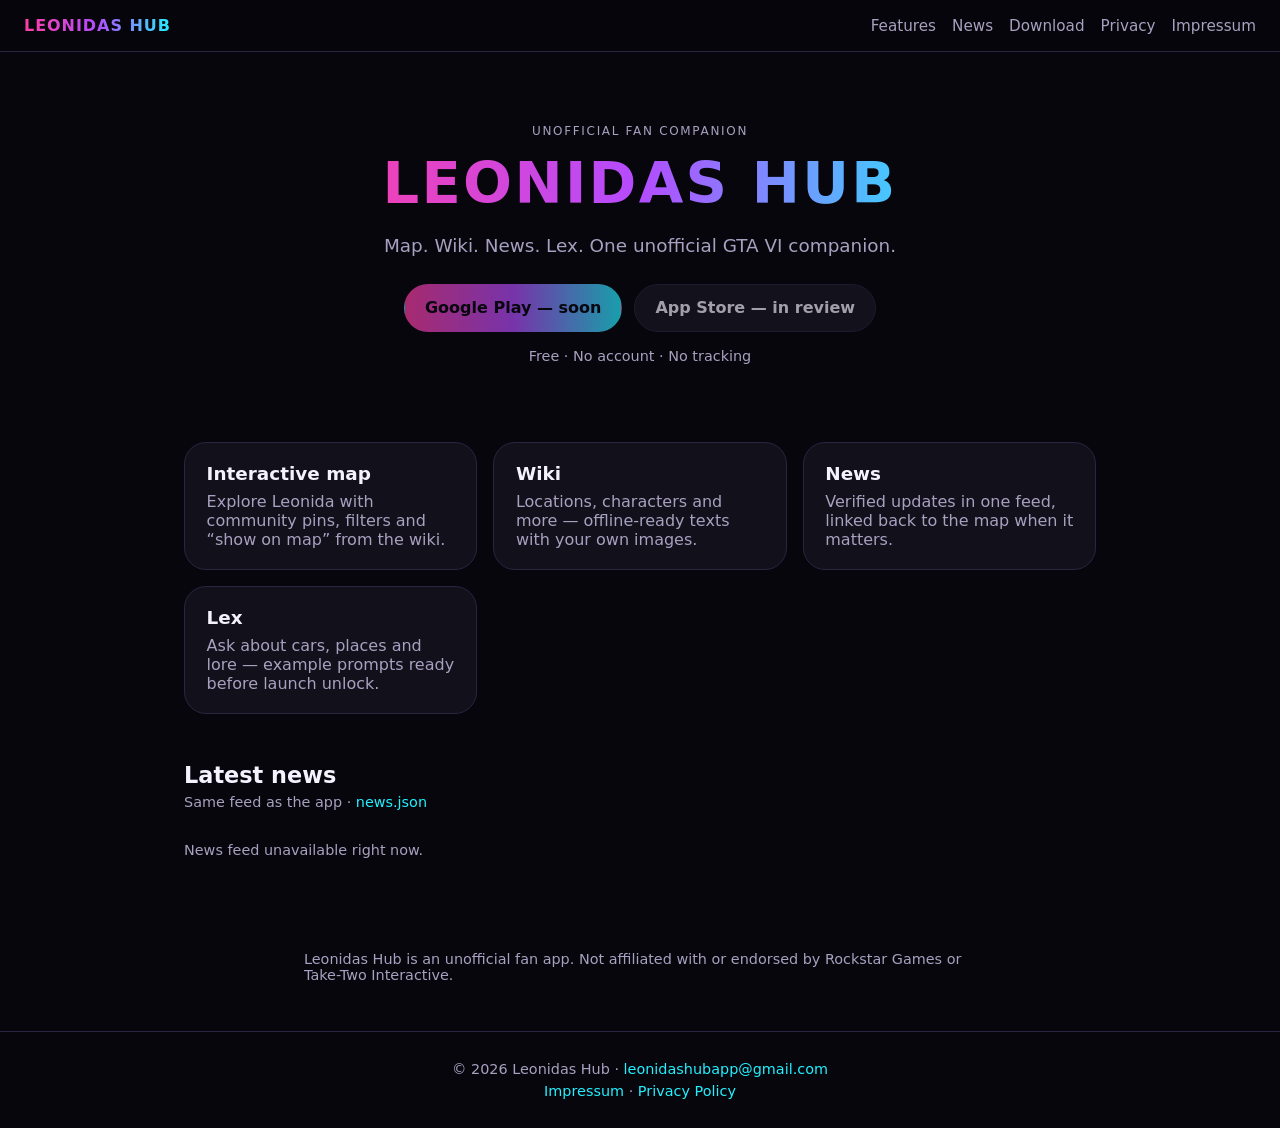
<file: index.html>
<!DOCTYPE html>
<html lang="en">
<head>
  <meta charset="utf-8" />
  <meta name="viewport" content="width=device-width, initial-scale=1" />
  <title>Leonidas Hub — Unofficial GTA VI Companion</title>
  <meta name="description" content="Map, Wiki, News and Lex in one unofficial Grand Theft Auto VI companion app." />
  <meta name="theme-color" content="#07060C" />
  <link rel="stylesheet" href="brand/tokens.css" />
  <link rel="stylesheet" href="styles.css" />
</head>
<body>
  <header class="top">
    <a class="logo" href="/">LEONIDAS HUB</a>
    <nav>
      <a href="#features">Features</a>
      <a href="#news">News</a>
      <a href="#download">Download</a>
      <a href="privacy.html">Privacy</a>
      <a href="impressum.html">Impressum</a>
    </nav>
  </header>

  <main>
    <section class="hero">
      <p class="eyebrow">Unofficial fan companion</p>
      <h1 class="title">LEONIDAS HUB</h1>
      <p class="lede" id="tagline">Map. Wiki. News. Lex. Everything you need for the wait — and day one — in one place.</p>
      <div class="cta" id="download">
        <a class="btn btn-primary" href="#download" aria-disabled="true">Google Play — soon</a>
        <a class="btn btn-ghost" href="#download" aria-disabled="true">App Store — in review</a>
      </div>
      <p class="fine">Free · No account · No tracking</p>
    </section>

    <section class="features" id="features" aria-label="Features"></section>

    <section class="news" id="news">
      <div class="section-head">
        <h2>Latest news</h2>
        <p class="section-sub">Same feed as the app · <a href="https://strxightflushapps.github.io/news/news.json">news.json</a></p>
      </div>
      <div class="news-list" id="news-list">
        <p class="fine">Loading…</p>
      </div>
    </section>

    <section class="disclaimer">
      <p id="disclaimer">Leonidas Hub is an unofficial fan app. Not affiliated with or endorsed by Rockstar Games or Take-Two Interactive. All trademarks belong to their respective owners.</p>
    </section>
  </main>

  <footer>
    <p>© <span id="y"></span> Leonidas Hub · <a href="mailto:leonidashubapp@gmail.com">leonidashubapp@gmail.com</a></p>
    <p><a href="impressum.html">Impressum</a> · <a href="privacy.html">Privacy Policy</a></p>
  </footer>

  <script>
    document.getElementById('y').textContent = new Date().getFullYear()

    const NEWS_URL = 'https://strxightflushapps.github.io/news/news.json'
    const TOKENS_URL = 'brand/tokens.json'

    function esc(s) {
      return String(s ?? '').replace(/[&<>"']/g, c => ({'&':'&amp;','<':'&lt;','>':'&gt;','"':'&quot;',"'":'&#39;'}[c]))
    }

    fetch(TOKENS_URL).then(r => r.json()).then(t => {
      if (t.copy?.tagline) document.getElementById('tagline').textContent = t.copy.tagline
      if (t.copy?.disclaimer) document.getElementById('disclaimer').textContent = t.copy.disclaimer
      const box = document.getElementById('features')
      const feats = t.features || []
      box.innerHTML = feats.map(f =>
        `<article><h2>${esc(f.title)}</h2><p>${esc(f.blurb)}</p></article>`
      ).join('')
    }).catch(() => {})

    fetch(NEWS_URL).then(r => r.json()).then(feed => {
      const items = (feed.items || []).slice(0, 6)
      const box = document.getElementById('news-list')
      if (!items.length) {
        box.innerHTML = '<p class="fine">No news yet.</p>'
        return
      }
      box.innerHTML = items.map(n => {
        const href = n.url ? `href="${esc(n.url)}" target="_blank" rel="noopener noreferrer"` : ''
        const badge = n.badge ? `<span class="badge">${esc(n.badge)}</span>` : ''
        return `<article class="news-card">
          <div class="news-meta"><time>${esc(n.date || '')}</time> ${badge}<span class="src">${esc(n.source || '')}</span></div>
          <h3>${n.url ? `<a ${href}>${esc(n.title)}</a>` : esc(n.title)}</h3>
          <p>${esc(n.summary || '')}</p>
        </article>`
      }).join('')
    }).catch(() => {
      document.getElementById('news-list').innerHTML = '<p class="fine">News feed unavailable right now.</p>'
    })
  </script>
</body>
</html>
</file>
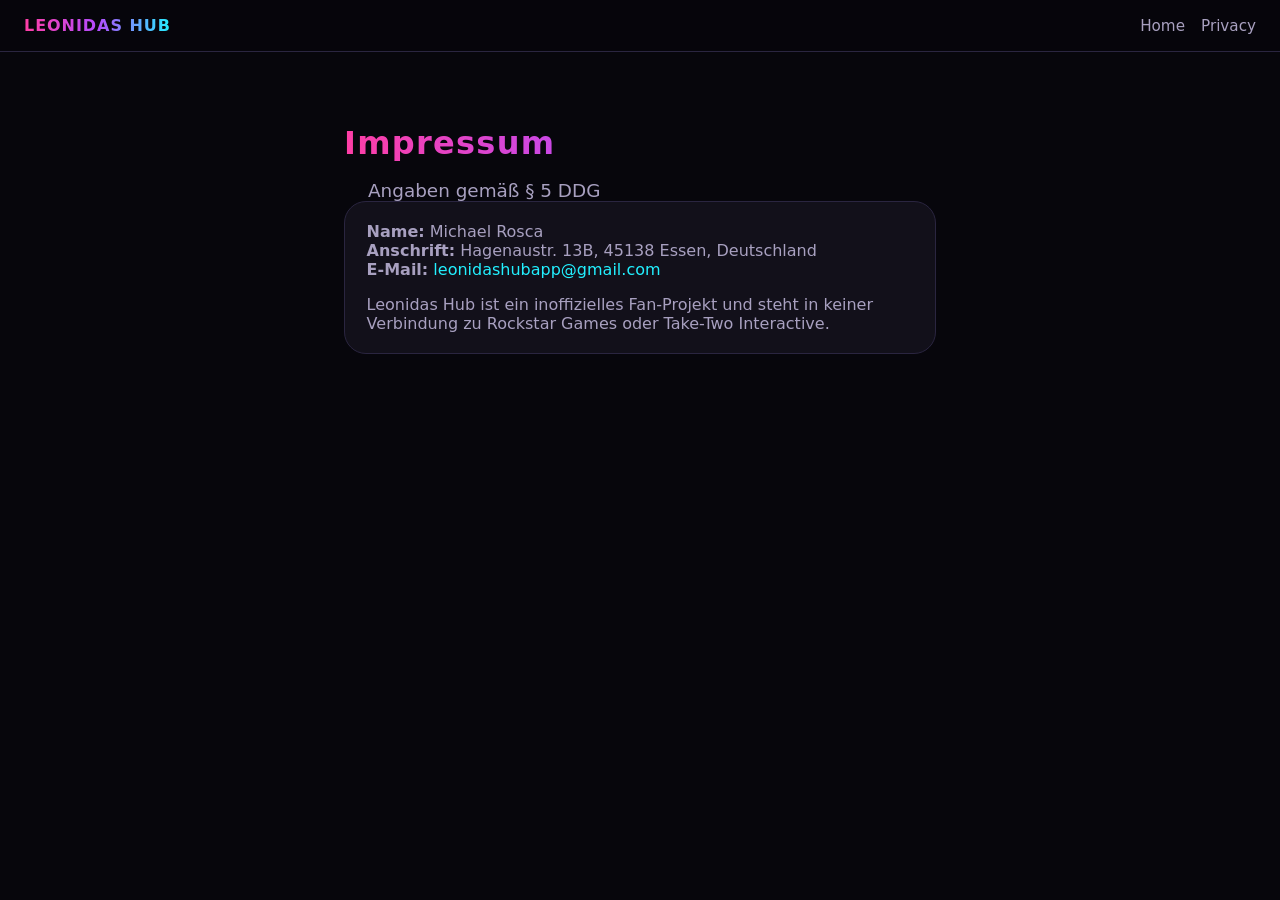
<file: impressum.html>
<!DOCTYPE html>
<html lang="de">
<head>
  <meta charset="utf-8" />
  <meta name="viewport" content="width=device-width, initial-scale=1" />
  <title>Impressum — Leonidas Hub</title>
  <link rel="stylesheet" href="brand/tokens.css" />
  <link rel="stylesheet" href="styles.css" />
</head>
<body>
  <header class="top">
    <a class="logo" href="/">LEONIDAS HUB</a>
    <nav>
      <a href="/">Home</a>
      <a href="privacy.html">Privacy</a>
    </nav>
  </header>
  <main class="hero" style="text-align:left; max-width:640px">
    <h1 class="title" style="font-size:2rem">Impressum</h1>
    <p class="lede" style="text-align:left">Angaben gemäß § 5 DDG</p>
    <div class="features" style="padding:0; grid-template-columns:1fr">
      <article>
        <p><strong>Name:</strong> Michael Rosca</p>
        <p><strong>Anschrift:</strong> Hagenaustr. 13B, 45138 Essen, Deutschland</p>
        <p><strong>E-Mail:</strong> <a href="mailto:leonidashubapp@gmail.com">leonidashubapp@gmail.com</a></p>
        <p style="margin-top:1rem;color:var(--lh-text-muted)">Leonidas Hub ist ein inoffizielles Fan-Projekt und steht in keiner Verbindung zu Rockstar Games oder Take-Two Interactive.</p>
      </article>
    </div>
  </main>
</body>
</html>
</file>
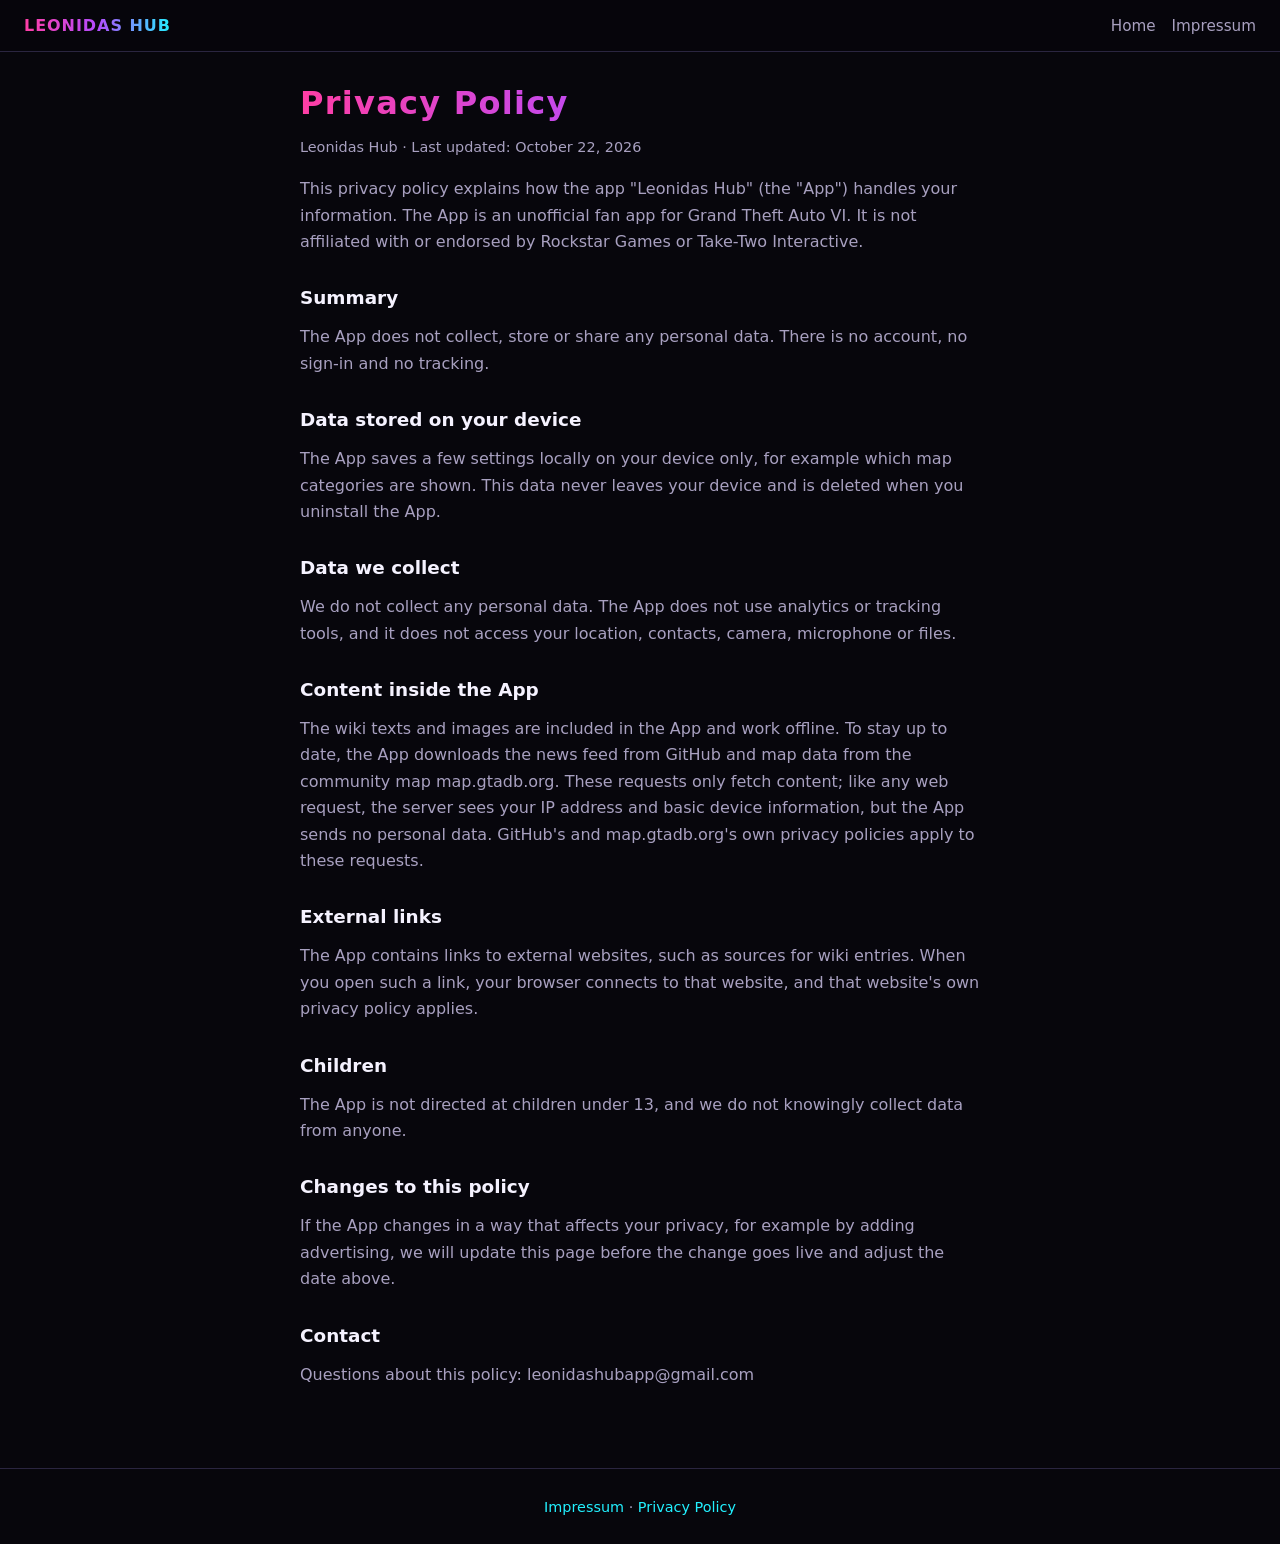
<file: privacy.html>
<!DOCTYPE html>
<html lang="en">
<head>
  <meta charset="utf-8" />
  <meta name="viewport" content="width=device-width, initial-scale=1" />
  <title>Privacy Policy — Leonidas Hub</title>
  <meta name="description" content="Privacy Policy for the Leonidas Hub app." />
  <link rel="stylesheet" href="brand/tokens.css" />
  <link rel="stylesheet" href="styles.css" />
  <style>
    .legal { max-width: 720px; margin: 0 auto; padding: 2rem 1.25rem 4rem; text-align: left; }
    .legal h1 { font-size: 2rem; margin-bottom: 0.25rem; }
    .legal h2 { font-size: 1.15rem; margin: 2rem 0 0.5rem; color: var(--lh-text); }
    .legal .muted { color: var(--lh-text-muted); font-size: 0.9rem; }
    .legal p, .legal li { color: var(--lh-text-muted); line-height: 1.65; }
    .legal a { color: var(--lh-accent); }
  </style>
</head>
<body>
  <header class="top">
    <a class="logo" href="/">LEONIDAS HUB</a>
    <nav>
      <a href="/">Home</a>
      <a href="impressum.html">Impressum</a>
    </nav>
  </header>
  <main class="legal">
    <h1 class="title" style="font-size:2rem">Privacy Policy</h1>
    <p class="muted">Leonidas Hub · Last updated: October 22, 2026</p>

    <p>This privacy policy explains how the app "Leonidas Hub" (the "App") handles your information. The App is an unofficial fan app for Grand Theft Auto VI. It is not affiliated with or endorsed by Rockstar Games or Take-Two Interactive.</p>

    <h2>Summary</h2>
    <p>The App does not collect, store or share any personal data. There is no account, no sign-in and no tracking.</p>

    <h2>Data stored on your device</h2>
    <p>The App saves a few settings locally on your device only, for example which map categories are shown. This data never leaves your device and is deleted when you uninstall the App.</p>

    <h2>Data we collect</h2>
    <p>We do not collect any personal data. The App does not use analytics or tracking tools, and it does not access your location, contacts, camera, microphone or files.</p>

    <h2>Content inside the App</h2>
    <p>The wiki texts and images are included in the App and work offline. To stay up to date, the App downloads the news feed from GitHub and map data from the community map map.gtadb.org. These requests only fetch content; like any web request, the server sees your IP address and basic device information, but the App sends no personal data. GitHub's and map.gtadb.org's own privacy policies apply to these requests.</p>

    <h2>External links</h2>
    <p>The App contains links to external websites, such as sources for wiki entries. When you open such a link, your browser connects to that website, and that website's own privacy policy applies.</p>

    <h2>Children</h2>
    <p>The App is not directed at children under 13, and we do not knowingly collect data from anyone.</p>

    <h2>Changes to this policy</h2>
    <p>If the App changes in a way that affects your privacy, for example by adding advertising, we will update this page before the change goes live and adjust the date above.</p>

    <h2>Contact</h2>
    <p>Questions about this policy: <a href="mailto:leonidashubapp@gmail.com">leonidashubapp@gmail.com</a></p>
  </main>
  <footer>
    <p><a href="impressum.html">Impressum</a> · <a href="privacy.html">Privacy Policy</a></p>
  </footer>
</body>
</html>
</file>
<file: brand/tokens.css>
:root {
  --lh-pink: #FF3EA5;
  --lh-purple: #B44CFF;
  --lh-cyan: #22F0FF;
  --lh-bg: #07060C;
  --lh-bg-elevated: #12101A;
  --lh-surface: #1A1726;
  --lh-text: #F5F2FF;
  --lh-text-muted: #A8A0C0;
  --lh-border: #2A2540;
  --lh-radius-md: 14px;
  --lh-radius-lg: 22px;
  --lh-title-gradient: linear-gradient(90deg, #FF3EA5 0%, #B44CFF 50%, #22F0FF 100%);
  --lh-font: system-ui, -apple-system, Segoe UI, Roboto, sans-serif;
}
</file>
<file: styles.css>
* { box-sizing: border-box; }
html { scroll-behavior: smooth; }
body {
  margin: 0;
  font-family: var(--lh-font);
  background: var(--lh-bg);
  color: var(--lh-text);
  min-height: 100vh;
}
a { color: var(--lh-cyan); text-decoration: none; }
a:hover { text-decoration: underline; }

.top {
  display: flex;
  align-items: center;
  justify-content: space-between;
  gap: 1rem;
  padding: 1rem 1.5rem;
  border-bottom: 1px solid var(--lh-border);
  position: sticky;
  top: 0;
  background: rgba(7,6,12,.9);
  backdrop-filter: blur(10px);
  z-index: 10;
}
.logo {
  font-weight: 800;
  letter-spacing: .06em;
  background: var(--lh-title-gradient);
  -webkit-background-clip: text;
  background-clip: text;
  color: transparent;
  text-decoration: none;
}
nav { display: flex; gap: 1rem; flex-wrap: wrap; }
nav a { color: var(--lh-text-muted); font-size: .95rem; }
nav a:hover { color: var(--lh-text); }

.hero {
  padding: 4.5rem 1.5rem 3rem;
  max-width: 720px;
  margin: 0 auto;
  text-align: center;
}
.eyebrow {
  color: var(--lh-text-muted);
  text-transform: uppercase;
  letter-spacing: .14em;
  font-size: .75rem;
  margin: 0 0 .75rem;
}
.title {
  margin: 0;
  font-size: clamp(2.2rem, 8vw, 3.6rem);
  font-weight: 800;
  letter-spacing: .04em;
  background: var(--lh-title-gradient);
  -webkit-background-clip: text;
  background-clip: text;
  color: transparent;
}
.lede {
  margin: 1.1rem auto 0;
  color: var(--lh-text-muted);
  font-size: 1.15rem;
  max-width: 34rem;
}
.cta {
  display: flex;
  flex-wrap: wrap;
  gap: .75rem;
  justify-content: center;
  margin-top: 1.75rem;
}
.btn {
  display: inline-flex;
  align-items: center;
  justify-content: center;
  padding: .85rem 1.25rem;
  border-radius: 999px;
  font-weight: 650;
  border: 1px solid transparent;
  text-decoration: none;
}
.btn-primary {
  background: var(--lh-title-gradient);
  color: #0a0712;
}
.btn-ghost {
  border-color: var(--lh-border);
  color: var(--lh-text);
  background: var(--lh-surface);
}
.btn[aria-disabled="true"] { opacity: .65; pointer-events: none; }
.fine { margin-top: 1rem; color: var(--lh-text-muted); font-size: .9rem; }

.features {
  display: grid;
  grid-template-columns: repeat(auto-fit, minmax(220px, 1fr));
  gap: 1rem;
  max-width: 960px;
  margin: 0 auto;
  padding: 1rem 1.5rem 3rem;
}
.features article {
  background: var(--lh-bg-elevated);
  border: 1px solid var(--lh-border);
  border-radius: var(--lh-radius-lg);
  padding: 1.25rem 1.35rem;
}
.features h2 { margin: 0 0 .5rem; font-size: 1.15rem; }
.features p { margin: 0; color: var(--lh-text-muted); }

.disclaimer {
  max-width: 720px;
  margin: 0 auto 3rem;
  padding: 0 1.5rem;
  color: var(--lh-text-muted);
  font-size: .9rem;
}

footer {
  border-top: 1px solid var(--lh-border);
  padding: 1.5rem;
  text-align: center;
  color: var(--lh-text-muted);
  font-size: .9rem;
}
footer p { margin: .35rem 0; }

@media (max-width: 640px) {
  .top { flex-direction: column; align-items: flex-start; }
}

.section-head {
  max-width: 960px;
  margin: 0 auto;
  padding: 0 1.5rem 1rem;
}
.section-head h2 { margin: 0; font-size: 1.4rem; }
.section-sub { margin: .35rem 0 0; color: var(--lh-text-muted); font-size: .9rem; }

.news { padding-bottom: 2rem; }
.news-list {
  display: grid;
  gap: 1rem;
  max-width: 960px;
  margin: 0 auto;
  padding: 0 1.5rem 2rem;
}
.news-card {
  background: var(--lh-bg-elevated);
  border: 1px solid var(--lh-border);
  border-radius: var(--lh-radius-lg);
  padding: 1.15rem 1.35rem;
}
.news-card h3 { margin: .35rem 0 .5rem; font-size: 1.05rem; }
.news-card h3 a { color: var(--lh-text); }
.news-card p { margin: 0; color: var(--lh-text-muted); }
.news-meta {
  display: flex;
  flex-wrap: wrap;
  gap: .5rem .75rem;
  align-items: center;
  color: var(--lh-text-muted);
  font-size: .8rem;
}
.badge {
  display: inline-block;
  padding: .1rem .55rem;
  border-radius: 999px;
  border: 1px solid var(--lh-border);
  color: var(--lh-cyan);
  font-size: .75rem;
}
.src { opacity: .85; }
</file>
